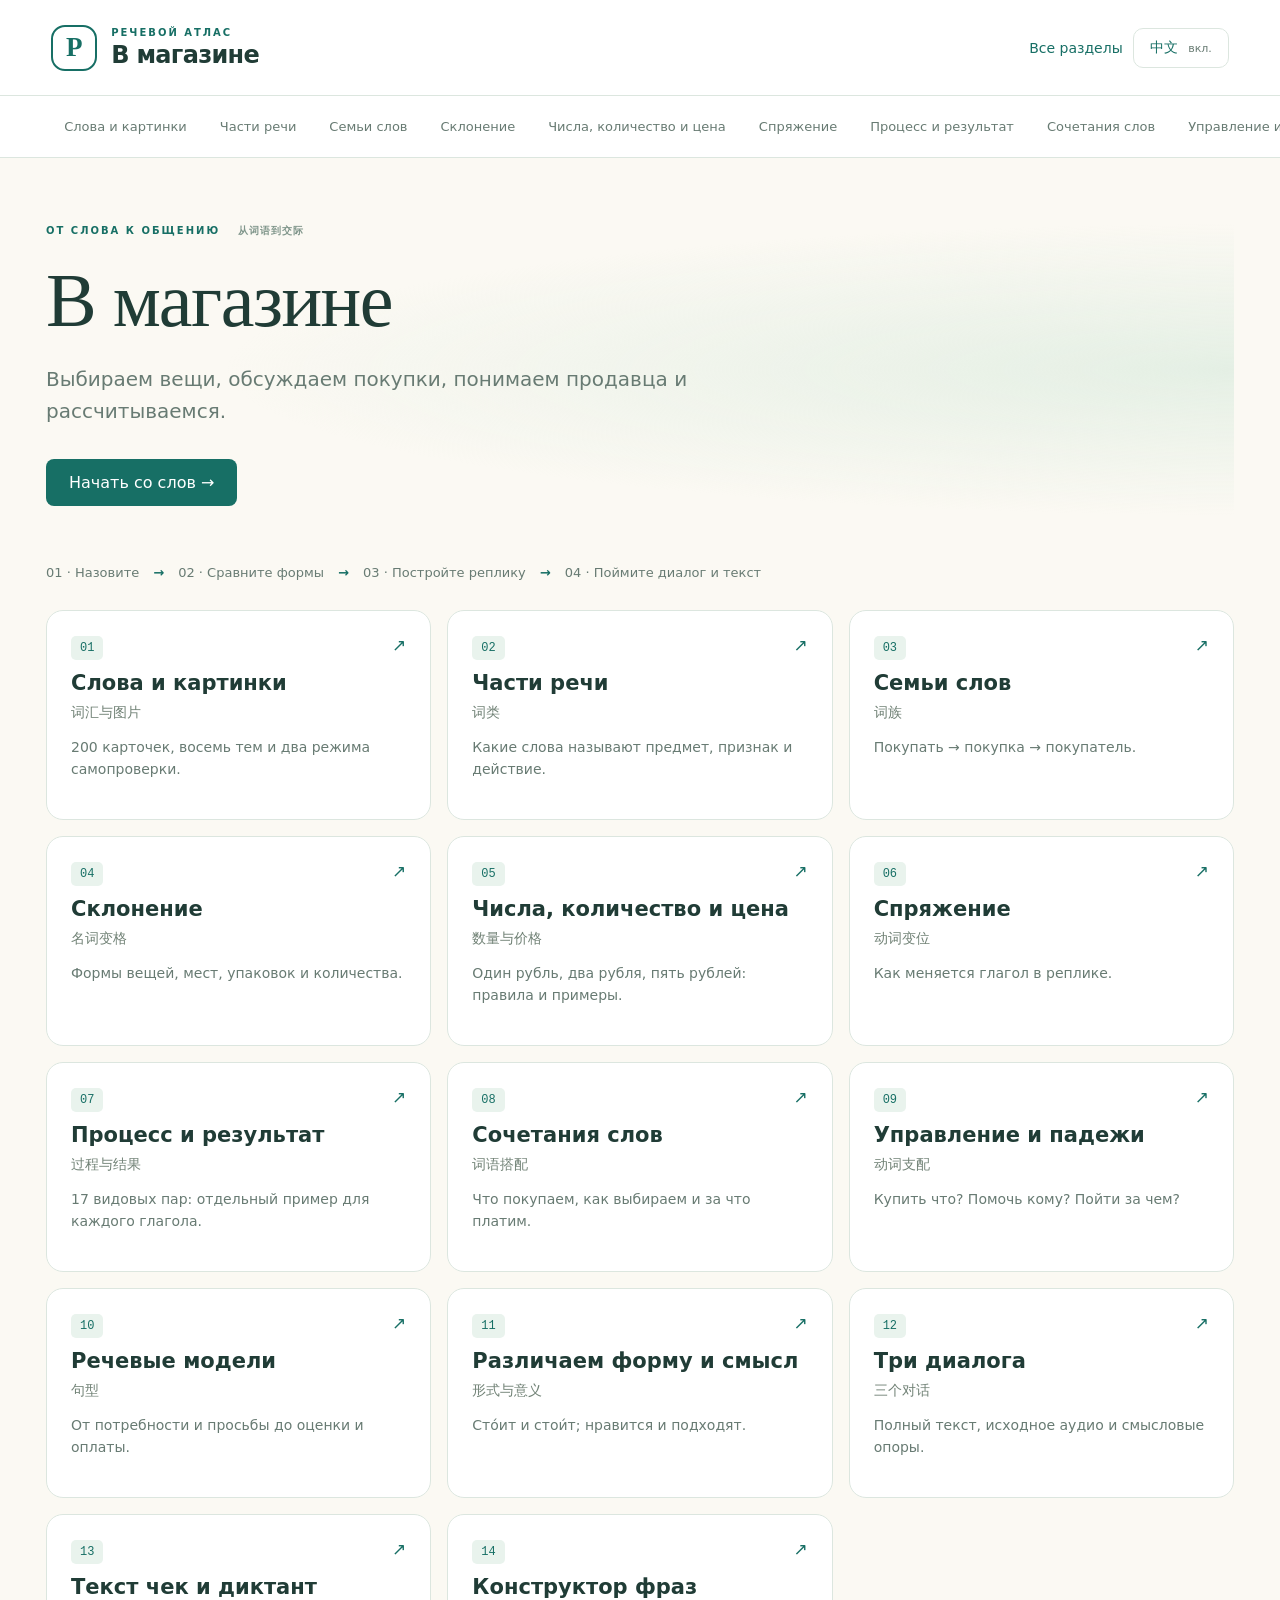
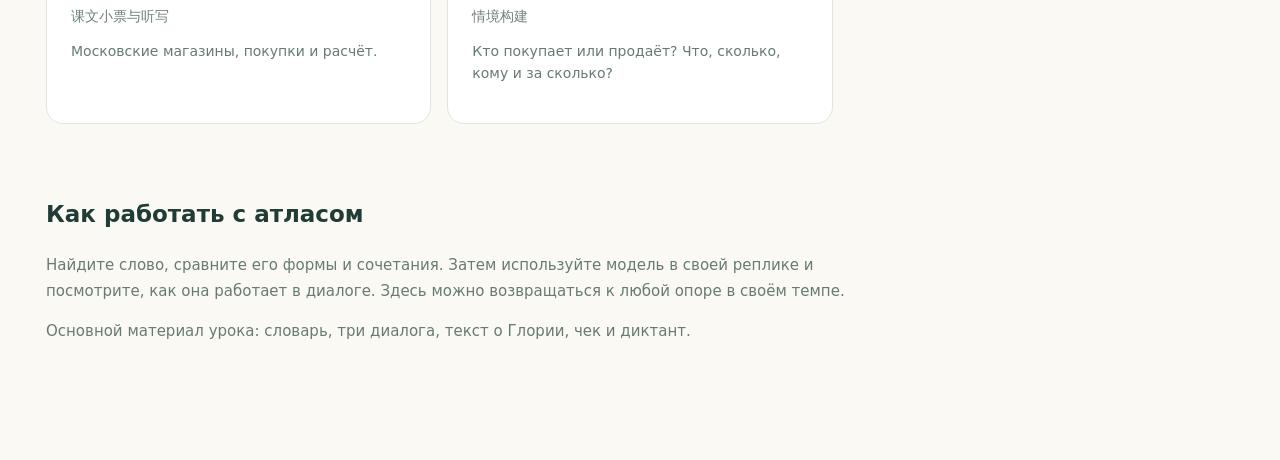
<file: index.html>
<!doctype html><html lang="ru"><head><meta charset="utf-8"><meta name="viewport" content="width=device-width,initial-scale=1"><title>Речевой атлас · В магазине</title><meta name="description" content="Речевой атлас основного материала модуля В магазине"><link rel="stylesheet" href="style.css"><link rel="stylesheet" href="atlas.css?v=student-4"></head><body><header class="top"><a class="brand" href="index.html"><span class="brand-symbol">Р</span><span><small>РЕЧЕВОЙ АТЛАС</small><b>В магазине</b></span></a><div class="top-actions"><a class="home-link" href="index.html">Все разделы</a><button id="zh" aria-pressed="true">中文 <span>вкл.</span></button></div></header><nav class="atlas-nav" aria-label="Разделы атласа"><a href="lexicon.html" class="">Слова и картинки</a><a href="atlas.html#classes" class="">Части речи</a><a href="atlas.html#families" class="">Семьи слов</a><a href="atlas.html#declension" class="">Склонение</a><a href="atlas.html#quantity" class="">Числа, количество и цена</a><a href="atlas.html#conjugation" class="">Спряжение</a><a href="atlas.html#aspect" class="">Процесс и результат</a><a href="atlas.html#collocations" class="">Сочетания слов</a><a href="atlas.html#government" class="">Управление и падежи</a><a href="atlas.html#models" class="">Речевые модели</a><a href="atlas.html#contrasts" class="">Различаем форму и смысл</a><a href="dialogues.html" class="">Три диалога</a><a href="texts.html" class="">Текст чек и диктант</a><a href="atlas.html#builder" class="">Конструктор фраз</a></nav><main class="atlas-main"><section class="atlas-hero"><div class="eyebrow">ОТ СЛОВА К ОБЩЕНИЮ <span lang="zh-Hans">从词语到交际</span></div><h1>В магазине</h1><p>Выбираем вещи, обсуждаем покупки, понимаем продавца и рассчитываемся.</p><a class="primary hero-link" href="lexicon.html">Начать со слов →</a></section><div class="route-strip"><span>01 · Назовите</span><b>→</b><span>02 · Сравните формы</span><b>→</b><span>03 · Постройте реплику</span><b>→</b><span>04 · Поймите диалог и текст</span></div><section class="section-grid" aria-label="Карта атласа"><a class="section-tile" href="lexicon.html"><span class="tile-number">01</span><h2>Слова и картинки</h2><p class="zh-gloss" lang="zh-Hans">词汇与图片</p><p>200 карточек, восемь тем и два режима самопроверки.</p><span class="tile-arrow" aria-hidden="true">↗</span></a><a class="section-tile" href="atlas.html#classes"><span class="tile-number">02</span><h2>Части речи</h2><p class="zh-gloss" lang="zh-Hans">词类</p><p>Какие слова называют предмет, признак и действие.</p><span class="tile-arrow" aria-hidden="true">↗</span></a><a class="section-tile" href="atlas.html#families"><span class="tile-number">03</span><h2>Семьи слов</h2><p class="zh-gloss" lang="zh-Hans">词族</p><p>Покупать → покупка → покупатель.</p><span class="tile-arrow" aria-hidden="true">↗</span></a><a class="section-tile" href="atlas.html#declension"><span class="tile-number">04</span><h2>Склонение</h2><p class="zh-gloss" lang="zh-Hans">名词变格</p><p>Формы вещей, мест, упаковок и количества.</p><span class="tile-arrow" aria-hidden="true">↗</span></a><a class="section-tile" href="atlas.html#quantity"><span class="tile-number">05</span><h2>Числа, количество и цена</h2><p class="zh-gloss" lang="zh-Hans">数量与价格</p><p>Один рубль, два рубля, пять рублей: правила и примеры.</p><span class="tile-arrow" aria-hidden="true">↗</span></a><a class="section-tile" href="atlas.html#conjugation"><span class="tile-number">06</span><h2>Спряжение</h2><p class="zh-gloss" lang="zh-Hans">动词变位</p><p>Как меняется глагол в реплике.</p><span class="tile-arrow" aria-hidden="true">↗</span></a><a class="section-tile" href="atlas.html#aspect"><span class="tile-number">07</span><h2>Процесс и результат</h2><p class="zh-gloss" lang="zh-Hans">过程与结果</p><p>17 видовых пар: отдельный пример для каждого глагола.</p><span class="tile-arrow" aria-hidden="true">↗</span></a><a class="section-tile" href="atlas.html#collocations"><span class="tile-number">08</span><h2>Сочетания слов</h2><p class="zh-gloss" lang="zh-Hans">词语搭配</p><p>Что покупаем, как выбираем и за что платим.</p><span class="tile-arrow" aria-hidden="true">↗</span></a><a class="section-tile" href="atlas.html#government"><span class="tile-number">09</span><h2>Управление и падежи</h2><p class="zh-gloss" lang="zh-Hans">动词支配</p><p>Купить что? Помочь кому? Пойти за чем?</p><span class="tile-arrow" aria-hidden="true">↗</span></a><a class="section-tile" href="atlas.html#models"><span class="tile-number">10</span><h2>Речевые модели</h2><p class="zh-gloss" lang="zh-Hans">句型</p><p>От потребности и просьбы до оценки и оплаты.</p><span class="tile-arrow" aria-hidden="true">↗</span></a><a class="section-tile" href="atlas.html#contrasts"><span class="tile-number">11</span><h2>Различаем форму и смысл</h2><p class="zh-gloss" lang="zh-Hans">形式与意义</p><p>Сто́ит и стои́т; нравится и подходят.</p><span class="tile-arrow" aria-hidden="true">↗</span></a><a class="section-tile" href="dialogues.html"><span class="tile-number">12</span><h2>Три диалога</h2><p class="zh-gloss" lang="zh-Hans">三个对话</p><p>Полный текст, исходное аудио и смысловые опоры.</p><span class="tile-arrow" aria-hidden="true">↗</span></a><a class="section-tile" href="texts.html"><span class="tile-number">13</span><h2>Текст чек и диктант</h2><p class="zh-gloss" lang="zh-Hans">课文小票与听写</p><p>Московские магазины, покупки и расчёт.</p><span class="tile-arrow" aria-hidden="true">↗</span></a><a class="section-tile" href="atlas.html#builder"><span class="tile-number">14</span><h2>Конструктор фраз</h2><p class="zh-gloss" lang="zh-Hans">情境构建</p><p>Кто покупает или продаёт? Что, сколько, кому и за сколько?</p><span class="tile-arrow" aria-hidden="true">↗</span></a></section><section class="study-note"><h2>Как работать с атласом</h2><p>Найдите слово, сравните его формы и сочетания. Затем используйте модель в своей реплике и посмотрите, как она работает в диалоге. Здесь можно возвращаться к любой опоре в своём темпе.</p><p>Основной материал урока: словарь, три диалога, текст о Глории, чек и диктант.</p></section></main><script src="atlas.js?v=student-9"></script></body></html>
</file>
<file: style.css>
:root{--ink:#203c36;--teal:#176f65;--muted:#687b73;--border:#dce6df;--cream:#fbf9f3;--mint:#e9f3ed;--orange:#e49c7d}*{box-sizing:border-box}body{margin:0;background:var(--cream);color:var(--ink);font-family:system-ui,-apple-system,"Segoe UI",Arial,sans-serif;font-size:17px}button,input,select{font:inherit}button,a,input,select{touch-action:manipulation}button{cursor:pointer}button:focus-visible,a:focus-visible,input:focus-visible,select:focus-visible{outline:3px solid #df926b;outline-offset:4px}button{color:inherit}button:disabled{opacity:.45;cursor:default}.skip{position:absolute;left:-999px}.skip:focus{left:12px;top:12px;z-index:10;background:white;padding:14px}.top{height:96px;background:#fff;display:flex;align-items:center;justify-content:space-between;padding:0 4vw;border-bottom:1px solid var(--border)}.brand{display:flex;gap:14px;align-items:center;text-decoration:none;color:inherit}.brand-symbol{width:46px;height:46px;border:2px solid var(--teal);border-radius:14px;display:grid;place-items:center;font:700 27px Georgia;color:var(--teal)}.brand small{display:block;letter-spacing:2px;font-size:10px;font-weight:700;color:var(--teal);margin-bottom:3px}.brand b{font-size:24px;letter-spacing:-.7px}.top-actions{display:flex;gap:10px}.top-actions button{padding:10px 16px;border:1px solid var(--border);border-radius:10px;background:white;font-size:14px}.top-actions #zh{color:var(--teal)}#zh span{font-size:11px;margin-left:6px;color:var(--muted)}.layout{max-width:1640px;margin:auto;display:grid;grid-template-columns:250px minmax(0,1fr)}.sidebar{padding:38px 22px 30px 24px;border-right:1px solid var(--border)}.side-kicker{font-size:10px;letter-spacing:1.9px;font-weight:750;color:var(--muted);margin:0 10px 22px}#topics{display:grid;gap:7px}#topics button{display:flex;align-items:center;text-align:left;border:0;background:none;width:100%;border-radius:12px;padding:12px 10px;gap:10px;font-size:14px;line-height:1.35}#topics button.active{background:#deeee4;color:#125d50}#topics button:hover{background:#eaf0e8}.topic-index{color:#8a9b91;font:12px ui-monospace,monospace;flex-shrink:0}.topic-name{flex:1}.topic-name small{display:block;color:var(--muted);font-size:11px;margin-top:4px}.topic-num{border:1px solid #d9e3d8;border-radius:6px;font-size:10px;padding:2px 4px}.side-note{margin:45px 12px 0;border-top:1px solid var(--border);padding-top:23px;font-size:12px;line-height:1.6;color:var(--muted)}.side-note span{color:var(--teal);font-weight:700}.side-note p{margin:6px 0}main{min-width:0;padding:38px 34px}.intro{display:flex;align-items:center;justify-content:space-between;margin-bottom:25px;gap:15px}.eyebrow{color:var(--teal);font-size:10px;letter-spacing:2px;font-weight:750}.eyebrow span{letter-spacing:1px;color:#80968b;margin-left:12px}h1{font:500 clamp(31px,3.2vw,48px)/1.12 Georgia,"Times New Roman",serif;letter-spacing:-1.5px;margin:13px 0}#subheading{font-size:15px;line-height:1.6;color:var(--muted);margin:0;max-width:680px}.intro-art{width:190px;flex-shrink:0}.intro-art svg{width:100%;display:block}.controls{border:1px solid var(--border);border-radius:16px;background:white;padding:8px 15px 15px}.modes{display:flex;gap:6px;padding:4px 0 14px;border-bottom:1px solid #edf0e9}.modes button{border:0;background:white;padding:10px 17px;border-radius:10px;font-size:14px;line-height:1.3}.modes button.active{background:var(--teal);color:white}.modes small{display:block;opacity:.65;margin-top:4px;font-size:10px}.filter-row{display:flex;gap:16px;align-items:center;padding-top:13px}.search{flex:1;display:flex;align-items:center;gap:9px;min-width:100px}.search span{font-size:24px;color:#7d9186}.search input{min-width:0;width:100%;background:transparent;border:0;outline:0;font-size:14px;color:var(--ink)}.search kbd{font-size:11px;border:1px solid var(--border);border-radius:4px;padding:2px 6px;color:#9ba89e}select{max-width:240px;font-size:12px;border:1px solid var(--border);padding:10px 28px 10px 12px;background:white;border-radius:8px}.results{display:flex;align-items:center;justify-content:space-between;gap:15px;margin:22px 0 16px;font-size:12px;color:var(--muted)}#count{color:var(--ink);font-weight:600}.cards{display:grid;grid-template-columns:repeat(3,minmax(0,1fr));gap:18px;align-items:start}.lex-card{border:1px solid var(--border);background:#fff;border-radius:17px;overflow:hidden;transition:border-color .2s,box-shadow .2s;min-width:0}.lex-card:hover{border-color:#9db9aa;box-shadow:0 6px 24px #143d2c08}.picture{height:208px;width:100%;display:block;object-fit:contain;background:#f6f7f1;padding:13px}.picture-link{display:block;width:100%;border:0;padding:0;background:transparent;position:relative}.expand-icon{position:absolute;right:10px;bottom:9px;background:#fff;border:1px solid #d7e3d7;border-radius:6px;font-size:12px;padding:4px 6px;color:var(--teal)}.card-copy{padding:18px}.word{font-size:clamp(22px,1.8vw,29px);font-weight:650;line-height:1.22;letter-spacing:-.6px;overflow-wrap:normal;word-break:normal;margin:0 0 7px}.long-word{font-size:21px;letter-spacing:-.35px}.zh-gloss{font-size:14px;color:#718276;line-height:1.5;margin:0 0 12px}.card-label{color:#819387;font-size:10px;letter-spacing:.4px;line-height:1.5;margin-bottom:12px}.reveal{width:100%;border:1px solid var(--border);background:#f9faf6;border-radius:8px;padding:10px 8px;font-size:12px;color:var(--teal);font-weight:650}.detail{padding-top:14px;border-top:1px solid #e3ebe3;margin-top:12px;font-size:14px;line-height:1.55}.detail p{margin:0 0 12px}.detail .caption{font-size:10px;letter-spacing:1px;font-weight:700;text-transform:uppercase;color:#86968c;display:block;margin-bottom:4px}.forms{color:#62766a;font-size:12px}.example{border-left:3px solid #e6aa8a;padding-left:12px;color:var(--teal);font-size:15px}.badge{position:absolute;top:12px;left:12px;border:1px solid #dfe8dd;background:#fff9;border-radius:6px;font-size:10px;padding:3px 6px}.card-placeholder{font-size:15px;color:var(--muted);min-height:45px;margin:4px 0 12px}.empty{text-align:center;padding:80px 20px;color:var(--muted)}.empty button{display:block;margin:18px auto;background:var(--teal);border:0;border-radius:8px;color:white;padding:12px 18px}footer{padding:35px 0;margin-top:35px;border-top:1px solid var(--border);display:flex;gap:12px;align-items:center;flex-wrap:wrap;font-size:11px;color:var(--muted)}footer b{color:var(--teal)}footer button{margin-left:auto;border:0;background:transparent;color:var(--teal);text-decoration:underline;font-size:11px}dialog{border:1px solid var(--border);border-radius:22px;color:var(--ink);box-shadow:0 30px 100px #153e3340;max-width:750px;width:calc(100% - 32px);max-height:94dvh;padding:22px;overflow:auto}dialog::backdrop{background:#193d35aa;backdrop-filter:blur(4px)}.dialog-top{display:flex;align-items:center;justify-content:space-between;font-size:12px;color:var(--muted)}.dialog-top button,.help-close:not(.primary){border:0;background:#edf3eb;border-radius:50%;width:36px;height:36px;font-size:17px}.deck-picture{width:100%;height:min(39vh,370px);object-fit:contain;border-radius:16px;background:#f6f7f1;margin:12px 0;padding:15px}#deck-card .word{text-align:center;font-size:36px}#deck-card .zh-gloss{text-align:center}.deck-nav{display:flex;gap:12px;margin-top:20px;justify-content:space-between}.deck-nav button{border:1px solid var(--border);border-radius:10px;padding:13px 18px;background:#fff;font-size:14px}.deck-nav #flip,.primary{background:var(--teal);color:#fff;border-color:var(--teal)}.keyhint{text-align:center;font-size:11px;color:var(--muted);margin:15px 0 0}#help-dialog{padding:32px;font-size:16px;line-height:1.65}#help-dialog .help-close:not(.primary){float:right}.primary{border:0;border-radius:8px;padding:12px 20px}body.hide-zh .zh-gloss,body.hide-zh .topic-name small,body.hide-zh .eyebrow span,body.hide-zh .modes small{display:none}body.present .sidebar,body.present .controls,body.present footer,body.present .intro{display:none}body.present .layout{grid-template-columns:1fr}body.present main{padding-top:15px}body.present .cards{grid-template-columns:repeat(3,minmax(0,1fr))}body.present .picture{height:260px}body.present .word{font-size:33px}@media(min-width:1450px){.cards{grid-template-columns:repeat(4,minmax(0,1fr))}}@media(max-width:1100px){.layout{grid-template-columns:215px minmax(0,1fr)}main{padding:30px 22px}.cards{grid-template-columns:repeat(2,minmax(0,1fr))}.intro-art{width:135px}.picture{height:220px}}@media(max-width:760px){.top{height:82px;padding:0 18px}.brand-symbol{width:36px;height:36px;font-size:22px;border-radius:10px}.brand b{font-size:21px}.brand small{font-size:8px}.top-actions button{padding:9px 10px;font-size:12px}.top-actions #present{font-size:0}.top-actions #present:after{content:'↗';font-size:18px}.top-actions #zh span{display:none}.layout{display:block}.sidebar{padding:14px 16px;border-right:0;border-bottom:1px solid var(--border)}.side-kicker,.side-note{display:none}#topics{display:flex;overflow-x:auto;gap:8px;scrollbar-width:thin}#topics button{width:auto;min-width:150px;border:1px solid var(--border);font-size:12px;padding:9px 10px;flex-shrink:0}#topics button:first-child{min-width:132px}.topic-index,.topic-num{display:none}.topic-name small{font-size:10px}main{padding:26px 16px}.intro-art{width:90px}.eyebrow{font-size:8px;letter-spacing:1px}.eyebrow span{display:none}h1{font-size:33px;letter-spacing:-1px}#subheading{font-size:13px}.intro{margin-bottom:20px;gap:6px}.controls{padding:7px 10px 12px}.modes{gap:2px;justify-content:space-between}.modes button{font-size:11px;padding:9px 8px}.modes small{font-size:9px}.filter-row{gap:8px;flex-wrap:wrap}.search{flex-basis:100%;padding-bottom:10px;border-bottom:1px solid #edf0e9}.search input{font-size:14px}.search kbd{display:none}select{max-width:100%;width:100%;border:0;padding:5px 0;font-size:12px}.results{font-size:11px;margin-top:18px;align-items:start}#modehint{max-width:55%;text-align:right;font-size:10px;line-height:1.4}.cards{grid-template-columns:repeat(2,minmax(0,1fr));gap:10px}.picture{height:165px;padding:10px}.card-copy{padding:13px 11px}.word{font-size:22px;letter-spacing:-.5px}.long-word{font-size:18px}.zh-gloss{font-size:12px}.card-label{font-size:9px}.reveal{font-size:11px;padding:9px 5px}.detail{font-size:12px}.forms{font-size:11px}.example{font-size:13px}.badge{top:8px;left:8px}.expand-icon{display:none}footer{font-size:10px;gap:8px}footer button{margin-left:0}.deck-nav{gap:6px}.deck-nav button{font-size:12px;padding:12px}#deck-card .word{font-size:29px}.keyhint{display:none}body.present .cards{grid-template-columns:repeat(2,minmax(0,1fr))}body.present .picture{height:200px}body.present .word{font-size:26px}}@media(max-width:380px){.cards{grid-template-columns:1fr}.picture{height:240px}.word{font-size:27px}.long-word{font-size:24px}.card-copy{padding:17px}.intro-art{display:none}}

.picture > svg,.deck-picture > svg{width:100%;height:100%;display:block}.picture svg image{image-rendering:auto}body.hide-zh .card-placeholder [lang]{display:none}

.aspect-badge{font-size:11px;line-height:1.4;letter-spacing:0;margin:0 0 9px;padding:6px 9px;border-radius:7px;font-weight:650}.aspect-badge.process{background:#f4ead8;color:#6b552e}.aspect-badge.result{background:#e2f0e7;color:#205f48}.paired{display:block;width:100%;margin-top:13px;border:1px solid #bad2c3;border-radius:8px;background:#f0f7f1;color:#176f65;padding:10px;text-align:left;font-size:12px}#deck-card .aspect-badge{width:fit-content;margin:0 auto 10px}
</file>
<file: atlas.css>
[hidden]{display:none!important}.home-link{font-size:14px;color:var(--teal);align-self:center;text-decoration:none}.atlas-nav{display:flex;gap:7px;padding:14px 4vw;background:#fff;border-bottom:1px solid var(--border);overflow-x:auto;scrollbar-width:thin}.atlas-nav a{flex-shrink:0;color:var(--muted);text-decoration:none;font-size:13px;padding:9px 13px;border-radius:9px}.atlas-nav a:hover,.atlas-nav a.active{background:var(--mint);color:var(--teal)}.atlas-main{max-width:1260px;margin:auto;padding:40px 36px 72px}.atlas-hero{padding:26px 0 35px;background:radial-gradient(ellipse at right,#e4efe4,transparent 60%)}.atlas-hero h1{font-size:clamp(46px,6vw,76px);margin-top:20px}.atlas-hero p{max-width:650px;color:var(--muted);line-height:1.6;font-size:20px}.hero-link{display:inline-block;text-decoration:none;margin-top:12px;padding:14px 23px;font-size:16px}.route-strip{display:flex;flex-wrap:wrap;gap:14px;padding:24px 0 30px;color:var(--muted);font-size:13px}.route-strip b{color:var(--teal)}.section-grid{display:grid;grid-template-columns:repeat(3,minmax(0,1fr));gap:16px}.section-tile{position:relative;border:1px solid var(--border);border-radius:17px;background:#fff;color:inherit;text-decoration:none;padding:24px;min-height:210px;transition:transform .18s,border-color .18s}.section-tile:hover{transform:translateY(-3px);border-color:var(--teal)}.section-tile h2{font-size:21px;line-height:1.25;margin:15px 0 6px}.section-tile p:not(.zh-gloss){font-size:14px;line-height:1.55;color:var(--muted);margin-bottom:0}.tile-number{font:12px ui-monospace,monospace;color:var(--teal);background:var(--mint);padding:5px 9px;border-radius:5px}.tile-arrow{position:absolute;right:24px;top:24px;color:var(--teal)}.study-note{padding:28px 0;margin-top:24px;max-width:830px;line-height:1.7}.study-note h2{font-size:23px}.study-note p{font-size:15px;color:var(--muted)}.atlas-workspace{display:grid;grid-template-columns:210px minmax(0,1fr);gap:32px}.section-sidebar{display:grid;align-content:start;gap:5px;position:sticky;top:15px;align-self:start}.section-sidebar a{font-size:14px;color:var(--muted);text-decoration:none;padding:11px 12px;border-radius:8px}.section-sidebar a.active{background:var(--teal);color:white}.section-content{min-width:0}.atlas-section h1{font-size:39px;margin-top:8px;margin-bottom:25px}.table-scroll{overflow-x:auto;border:1px solid var(--border);border-radius:13px;background:white;margin:20px 0}table{border-collapse:collapse;width:100%;font-size:14px;line-height:1.55}th,td{text-align:left;padding:15px 17px;border-bottom:1px solid var(--border);vertical-align:top}th{background:var(--mint);color:var(--teal);font-weight:650;font-size:12px}tr:last-child td{border-bottom:0}td:first-child{font-weight:600;min-width:140px}td:not(:first-child){min-width:190px}.callout{background:var(--mint);border-left:3px solid var(--teal);border-radius:0 12px 12px 0;padding:20px 24px;font-size:15px;line-height:1.7;margin:24px 0}.callout h3{font-size:19px;margin:0 0 12px}.callout p{margin:9px 0}.section-lead{color:var(--muted);font-size:17px;line-height:1.7;max-width:820px}.aspect-grid{display:grid;gap:15px}.aspect-pair{display:grid;grid-template-columns:1fr 1fr;background:#fff;border:1px solid var(--border);border-radius:14px;overflow:hidden}.aspect-pair>div{padding:23px}.aspect-pair>div+div{border-left:1px solid var(--border)}.aspect-pair h3{font-size:24px;margin:15px 0}.aspect-pair p{font-size:15px;line-height:1.6}.aspect-pair a{color:var(--teal);font-size:13px}.frame{background:white;border:1px solid var(--border);border-radius:15px;padding:24px;margin-bottom:20px}.frame h3{margin:0 0 9px;font-size:23px}.frame-role{color:var(--muted);font-size:13px}.frame ol{padding-left:23px}.frame li{padding:13px 0 13px 8px;border-bottom:1px solid var(--border)}.frame li:last-child{border:0}.frame li b{display:block;font-size:13px;color:var(--teal);margin-bottom:6px}.frame li span{font-size:16px;line-height:1.6}.builder{background:#fff;border:1px solid var(--border);border-radius:17px;padding:26px}.builder label{display:block;font-size:13px;font-weight:600;margin-bottom:17px}.builder select{display:block;margin-top:8px;width:100%;max-width:100%;font-size:16px;padding:12px}.build-result{padding:27px;background:var(--mint);border-radius:12px;font-size:clamp(21px,2.5vw,30px);line-height:1.5;color:var(--teal);margin-top:25px}.builder>p{font-size:14px;line-height:1.7;color:var(--muted)}.builder button,.audio-actions button{border:1px solid var(--border);border-radius:8px;padding:10px 15px;background:white;color:var(--teal);font-size:13px}#copy-status{font-size:12px;margin-left:12px}.jump-links{display:flex;flex-wrap:wrap;gap:10px;margin:25px 0}.jump-links a{border:1px solid var(--border);padding:10px 14px;border-radius:8px;color:var(--teal);text-decoration:none;font-size:14px}.reading{background:#fff;border:1px solid var(--border);border-radius:17px;padding:30px;margin:30px 0;scroll-margin-top:20px}.reading h2{font:500 32px Georgia,serif;margin:12px 0 24px}.reading>p{font-size:16px;line-height:1.7}.reading details{margin:24px 0;font-size:16px}.reading summary{cursor:pointer;color:var(--teal);font-weight:600;padding:10px 0}.transcript{font-size:17px;line-height:1.8;max-width:850px}.transcript p{margin:13px 0}.audio-box{background:#f6f8f2;padding:17px;border-radius:12px}.audio-box audio{width:100%}.audio-actions{display:flex;gap:8px;align-items:center;flex-wrap:wrap;margin-top:10px}.audio-actions label{font-size:12px;color:var(--muted)}.audio-actions select{margin-left:8px;padding:8px;font-size:12px}.card-audio{padding:8px 0}.card-audio button{padding:9px 12px;background:var(--mint);border:1px solid var(--border);border-radius:8px;color:var(--teal);font-size:12px}.card-audio audio{width:100%;height:34px;margin-top:8px}body.hide-zh [lang=zh-Hans]{display:none}@media(max-width:900px){.section-grid{grid-template-columns:repeat(2,minmax(0,1fr))}.atlas-workspace{grid-template-columns:1fr}.section-sidebar{display:flex;overflow-x:auto;position:static;gap:6px}.section-sidebar a{flex-shrink:0;background:white;border:1px solid var(--border)}.atlas-main{padding:28px 22px}.reading{padding:23px}.atlas-section h1{font-size:34px}}@media(max-width:560px){.section-grid{grid-template-columns:1fr}.section-tile{min-height:160px;padding:21px}.atlas-nav{padding:10px 16px}.atlas-hero p{font-size:17px}.route-strip{font-size:12px;gap:10px}.atlas-main{padding:23px 16px}.aspect-pair{grid-template-columns:1fr}.aspect-pair>div+div{border-left:0;border-top:1px solid var(--border)}.reading{padding:20px 15px}.reading h2{font-size:27px}.audio-actions{gap:6px}.audio-actions button{padding:9px 11px;font-size:12px}.transcript{font-size:16px}.builder{padding:18px}.build-result{padding:20px}.home-link{font-size:12px}.callout{padding:17px 19px}th,td{padding:12px}body.present .atlas-nav{display:none}}
.student-table table{table-layout:fixed}.student-table th,.student-table td{min-width:0;width:auto}.student-table td{line-height:1.65}.student-table strong,.student-table b{color:#126f61}.student-table td>span[lang]{display:block;color:var(--muted);font-size:12px;margin-top:5px}.student-note{background:#e9f3ed;border-radius:12px;padding:18px 22px;line-height:1.8;font-size:15px;margin:22px 0}.student-note a{color:var(--teal)}.sound-word{display:block;font-size:22px;line-height:1.5;font-weight:650;letter-spacing:.2px;margin-bottom:9px}.pronounce{display:block;border:1px solid #c2d9cd;border-radius:8px;background:#f3f8f2;color:var(--teal);font-size:12px;line-height:1.5;padding:9px 12px;text-align:left}.pronounce[aria-pressed=true]{background:var(--teal);color:white}.family-table th:first-child{width:26%}.family-table th:nth-child(2){width:16%}.family-table th:nth-child(3){width:29%}.family-table th:nth-child(4){width:29%}.case-tabs{display:flex;flex-wrap:wrap;gap:8px;margin:22px 0}.case-tabs button{border:1px solid var(--border);border-radius:8px;background:white;padding:10px 16px}.case-tabs button[aria-pressed=true]{background:var(--teal);color:white}.case-panel h2 small{font:normal 13px system-ui;color:var(--muted);margin-left:12px}.verb-form{font-size:21px;font-weight:650;color:var(--teal)}.conjugation-table td:first-child,.conjugation-table th:first-child{width:20%}.quantity-builder{display:grid;grid-template-columns:1fr 1fr;gap:15px;background:white;border:1px solid var(--border);border-radius:15px;padding:25px}.quantity-builder label{font-size:14px;font-weight:650}.quantity-builder select,.quantity-builder input{display:block;width:100%;max-width:100%;margin-top:9px;padding:13px;border:1px solid var(--border);border-radius:8px;background:white;color:var(--ink)}.quantity-builder .build-result,.quantity-builder>p{grid-column:1/-1;margin:0}.quantity-builder>p{font-size:14px;line-height:1.6}.pronunciation-panel{position:sticky;bottom:10px;background:#fff;border:2px solid var(--teal);border-radius:15px;box-shadow:0 5px 28px #153e3320;padding:15px 20px;z-index:5}.pronunciation-panel audio{width:100%;margin:9px 0}.pronunciation-panel b{font-size:20px}.pronunciation-panel>div{display:flex;gap:14px;align-items:center;flex-wrap:wrap;font-size:12px}.pronunciation-panel button{border:1px solid var(--border);background:white;padding:8px 12px;border-radius:8px}.pronunciation-panel select{padding:7px;margin-left:8px}.atlas-section h2{font-size:25px;line-height:1.4;margin-top:32px}@media(max-width:650px){.student-table table{table-layout:auto;min-width:630px}.conjugation-table table{min-width:480px}.family-table table{min-width:730px}.sound-word,.verb-form{font-size:20px}.quantity-builder{grid-template-columns:1fr}.quantity-builder label{grid-column:1}.pronunciation-panel{padding:12px}.case-tabs button{font-size:14px;padding:9px 12px}}
.government-grid,.model-grid{display:grid;gap:18px}.government-card,.model-widget{border:1px solid var(--border);border-radius:15px;padding:22px;background:white}.government-card h2,.model-widget h2{margin:0 0 12px;font-size:23px}.case-label,.model-schema{color:var(--muted);font-size:13px;line-height:1.7}.pattern-example{font-size:18px;line-height:1.8;margin:11px 0}.rule-fixed{color:var(--teal);font-weight:600}mark{background:#f8e5cd;color:#764410;padding:2px 5px;border-radius:4px;font-weight:650}.form-legend{font-size:13px;line-height:1.8;margin:20px 0}.model-widget label{font-size:13px}.model-widget select{margin:8px 0 12px;display:block;min-width:180px;max-width:100%;font-size:16px}.model-output{background:var(--mint);border-radius:10px;padding:20px;font-size:25px;line-height:1.65;margin:10px 0}.model-explanation{color:var(--muted);font-size:13px;line-height:1.6}.recorded-models{display:flex;flex-wrap:wrap;gap:10px;margin:16px 0 26px}.frame-constructor{border:1px solid var(--border);border-radius:16px;background:#fff;padding:25px}.frame-constructor label{display:block;font-size:14px;font-weight:600}.frame-constructor select{display:block;max-width:100%;width:100%;padding:12px;margin:9px 0 16px;font-size:15px}.frame-fields{display:grid;grid-template-columns:repeat(2,minmax(0,1fr));gap:0 18px}.frame-slots{display:flex;flex-wrap:wrap;gap:10px;margin:12px 0}.frame-slots>div{border:1px solid var(--border);border-radius:9px;padding:10px 14px;background:#f6f8f3}.frame-slots small{display:block;font-size:11px;color:var(--muted);margin-bottom:6px}.frame-slots b{font-size:14px;color:var(--teal)}.mini-dialogue p{display:grid;grid-template-columns:100px 1fr;gap:16px;padding:14px 0;border-bottom:1px solid var(--border);line-height:1.65}.mini-dialogue b{font-size:12px;color:var(--teal)}#frame-forms{font-size:14px;color:var(--muted);line-height:1.7}.frame-constructor>button{border:1px solid var(--border);border-radius:8px;background:var(--mint);padding:12px;color:var(--teal);font-size:14px}.pronunciation-panel{position:fixed;bottom:12px;left:50%;transform:translateX(-50%);width:min(730px,calc(100% - 24px));z-index:20}.pronunciation-panel:not([hidden])~*{scroll-margin-bottom:180px}@media(max-width:600px){.frame-fields{grid-template-columns:1fr}.frame-constructor{padding:18px}.mini-dialogue p{grid-template-columns:1fr;gap:4px}.model-output{font-size:22px;padding:16px}.pattern-example{font-size:17px}.frame-constructor .build-result{font-size:22px;padding:18px}}

.collocation-block{margin:32px 0 42px}.collocation-block h2{display:flex;align-items:baseline;gap:12px}.collocation-number{display:inline-flex;align-items:center;justify-content:center;flex:0 0 30px;height:30px;border-radius:50%;background:var(--mint);color:var(--teal);font-size:15px}.collocation-table th:first-child{width:40%}.collocation-table td:first-child{font-weight:600;color:var(--teal)}.collocation-table td:last-child{font-weight:400}.collocation-table strong{font-weight:650}.collocation-table table{min-width:0}@media(max-width:600px){.collocation-table table,.collocation-table tbody,.collocation-table tr,.collocation-table td{display:block;width:100%;min-width:0}.collocation-table thead{display:none}.collocation-table tr{border-bottom:1px solid var(--border)}.collocation-table tr:last-child{border-bottom:0}.collocation-table td{border-bottom:0;box-sizing:border-box;padding:12px 16px}.collocation-table td+td{padding-top:0}.collocation-table td+td:before{content:"Пример: ";font-size:12px;color:var(--muted);display:block;margin-bottom:5px}.collocation-block h2{font-size:22px}.collocation-block{margin-bottom:30px}}

.contrast-study{background:white;border:1px solid var(--border);border-radius:15px;padding:22px;margin:18px 0 25px}.contrast-study h3{font-size:21px;margin:0 0 18px}.contrast-variants{display:grid;grid-template-columns:repeat(2,minmax(0,1fr));gap:18px}.contrast-variant{padding:16px;background:#f7faf6;border-radius:10px}.contrast-word{font-size:25px;margin:0 0 14px;line-height:1.6}.contrast-example{font-size:17px;line-height:1.9;margin:0 0 12px}.stressed-syllable{font-weight:750;text-decoration:underline;text-underline-offset:4px;background:#fff0ce;color:#70420d;border-radius:3px;padding:0 1px}.contrast-meaning{font-size:13px;color:var(--muted);line-height:1.6;margin:0}.contrast-category{margin-top:36px!important}@media(max-width:600px){.contrast-variants{grid-template-columns:1fr}.contrast-study{padding:16px}.contrast-variant{padding:14px}.contrast-word{font-size:24px}}

.phrase-structure{margin:34px 0 46px}.phrase-structure>h2{margin:0 0 18px}.phrase-widget [role=status]{display:inline-block;font-size:13px;color:var(--teal);margin:12px}.phrase-widget .build-result{margin-bottom:18px}.phrase-widget>p{line-height:1.7}#show-to-field label{height:100%}
</file>
